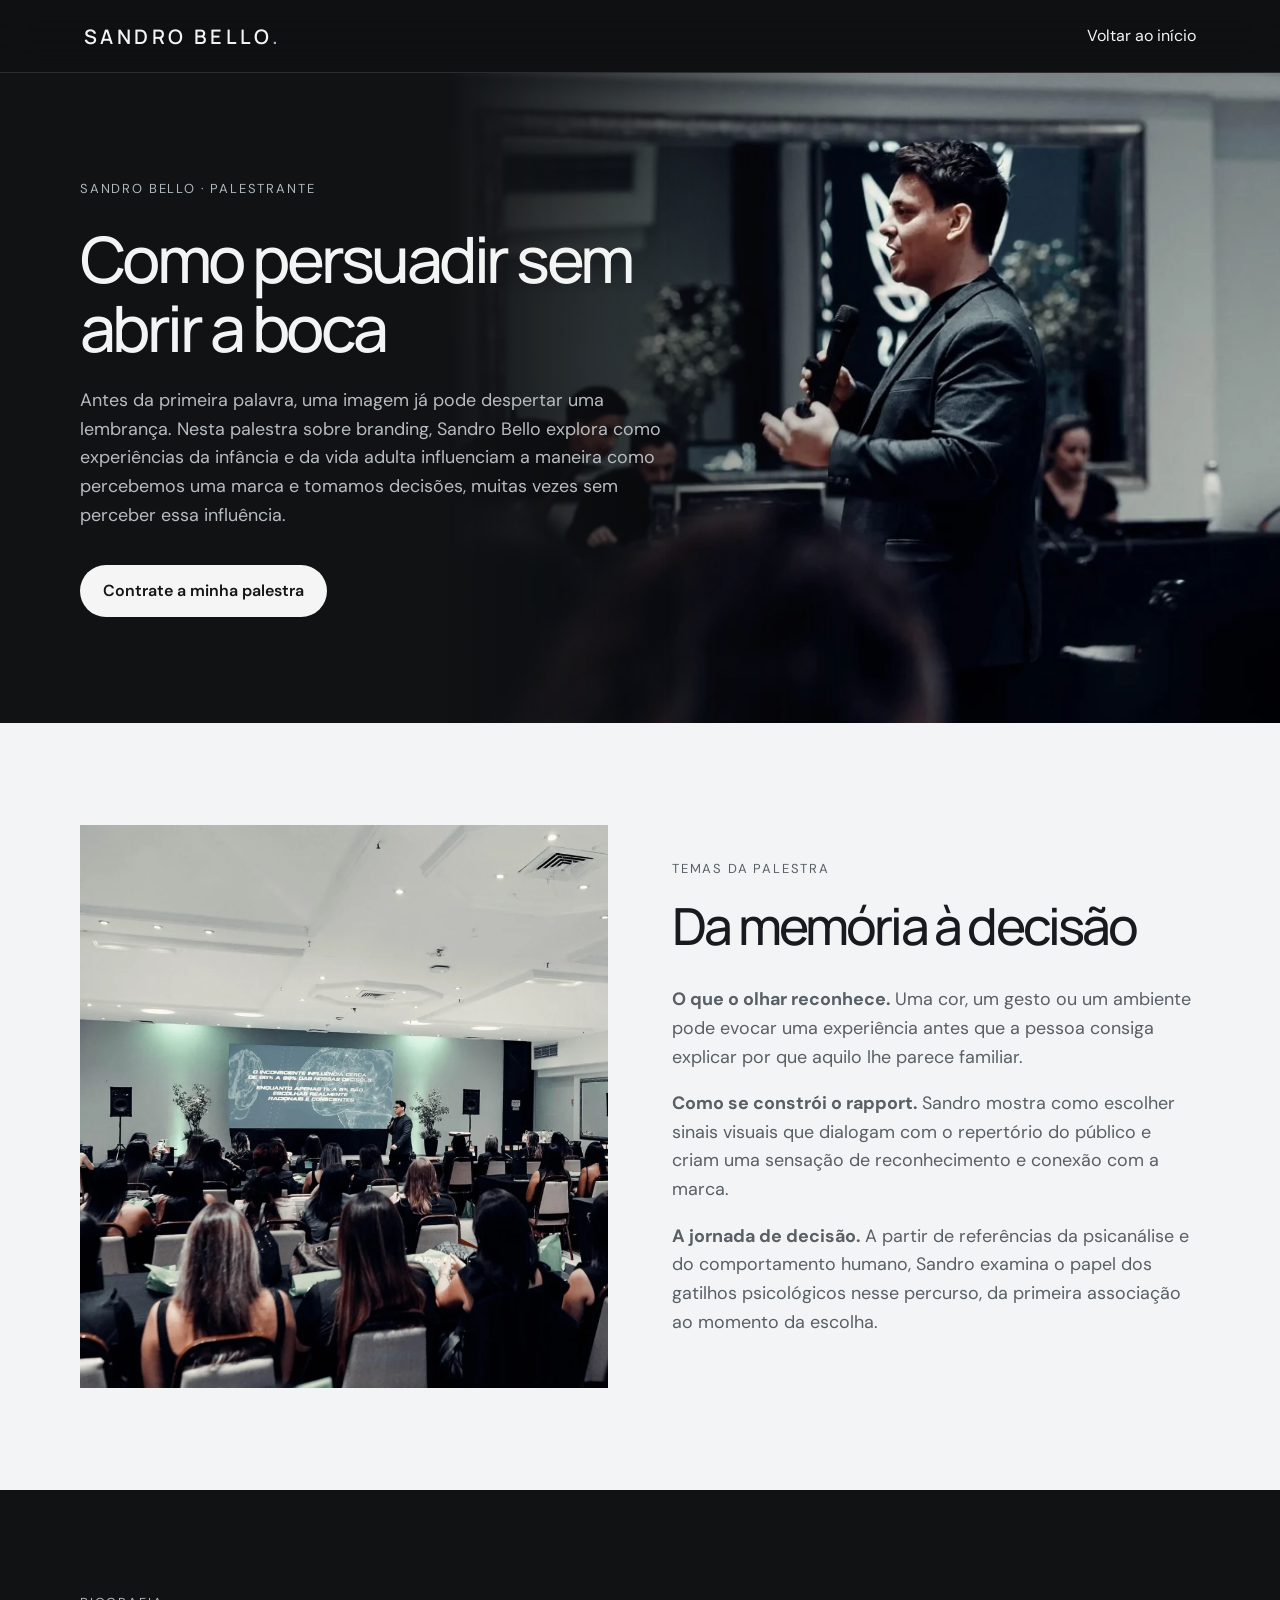
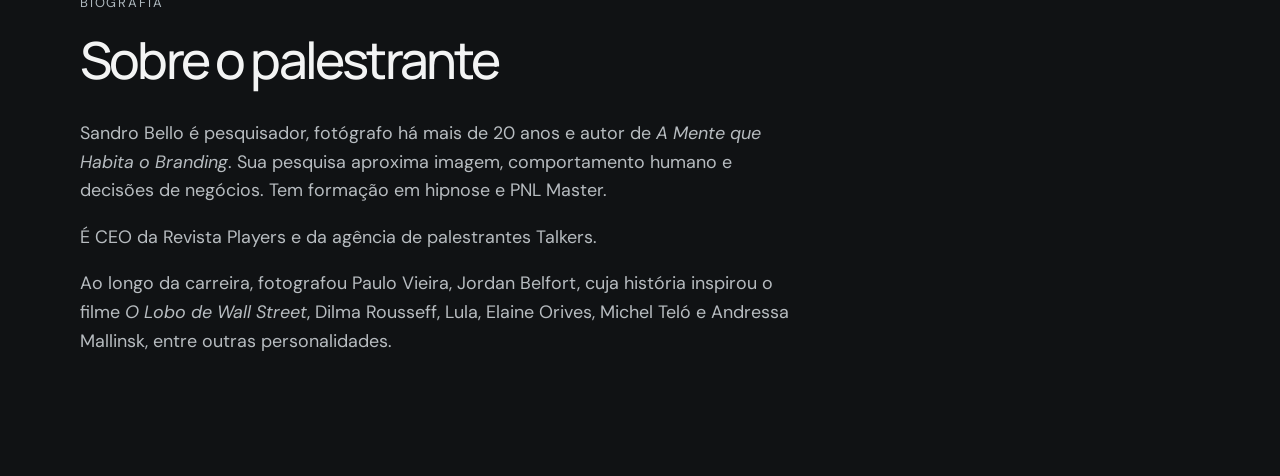
<file: palestrante.html>
<!doctype html><html lang="pt-BR"><head><meta charset="utf-8"><meta name="viewport" content="width=device-width,initial-scale=1"><meta name="theme-color" content="#080808"><title>Sandro Bello — Palestra sobre branding</title><meta name="description" content="Branding cinematográfico, fotografia e psicologia da percepção para empresários."><link rel="preconnect" href="https://fonts.googleapis.com"><link rel="stylesheet" href="https://fonts.googleapis.com/css2?family=DM+Sans:wght@400;500;600;700&amp;family=Manrope:wght@400;500;600;700&amp;display=swap"><link rel="stylesheet" href="portfolio.css"></head><body class="lecture"><header><div class="bar"><a class="logo" href="/">SANDRO BELLO<span>.</span></a><a href="/">Voltar ao início</a></div></header><main><section class="speaker"><div><span class="eyebrow">Sandro Bello · Palestrante</span><h1>Como persuadir sem abrir a boca</h1><p>Antes da primeira palavra, uma imagem já pode despertar uma lembrança. Nesta palestra sobre branding, Sandro Bello explora como experiências da infância e da vida adulta influenciam a maneira como percebemos uma marca e tomamos decisões, muitas vezes sem perceber essa influência.</p><a class="button" href="https://wa.me/5551985402367?text=Quero%20saber%20mais%20sobre%20sua%20palestra">Contrate a minha palestra</a></div><img src="changes/palco.webp" alt="Sandro Bello com o microfone durante uma palestra"></section><section class="press"><img src="changes/auditorio.webp" loading="lazy" alt="Plateia acompanha a apresentação de Sandro"><div><span class="eyebrow">Temas da palestra</span><h2 class="sectiontitle">Da memória à decisão</h2><p><strong>O que o olhar reconhece.</strong> Uma cor, um gesto ou um ambiente pode evocar uma experiência antes que a pessoa consiga explicar por que aquilo lhe parece familiar.</p><p><strong>Como se constrói o rapport.</strong> Sandro mostra como escolher sinais visuais que dialogam com o repertório do público e criam uma sensação de reconhecimento e conexão com a marca.</p><p><strong>A jornada de decisão.</strong> A partir de referências da psicanálise e do comportamento humano, Sandro examina o papel dos gatilhos psicológicos nesse percurso, da primeira associação ao momento da escolha.</p></div></section><section><span class="eyebrow">Biografia</span><h2 class="sectiontitle">Sobre o palestrante</h2><p>Sandro Bello é pesquisador, fotógrafo há mais de 20 anos e autor de <em>A Mente que Habita o Branding</em>. Sua pesquisa aproxima imagem, comportamento humano e decisões de negócios. Tem formação em hipnose e PNL Master.</p><p>É CEO da Revista Players e da agência de palestrantes Talkers.</p><p>Ao longo da carreira, fotografou Paulo Vieira, Jordan Belfort, cuja história inspirou o filme <em>O Lobo de Wall Street</em>, Dilma Rousseff, Lula, Elaine Orives, Michel Teló e Andressa Mallinsk, entre outras personalidades.</p></section></main></body></html>
</file>
<file: portfolio.css>
*{box-sizing:border-box}html{scroll-behavior:smooth;scroll-padding-top:82px}body{margin:0;background:#101214;color:#f3f4f4;font:16px/1.6 "DM Sans",sans-serif}a{color:inherit;text-decoration:none}img,video{display:block;width:100%;height:auto}header{position:sticky;top:0;z-index:5;background:rgba(14,16,18,.94);backdrop-filter:blur(18px);border-bottom:1px solid #ffffff1f}.bar{max-width:1240px;margin:auto;min-height:72px;padding:0 5%;display:flex;align-items:center;justify-content:space-between;gap:22px}.logo{font:600 20px Manrope,sans-serif;letter-spacing:.17em}.logo span{color:#9fb6c7}nav{display:flex;align-items:center;gap:clamp(16px,2vw,30px);font-size:14px}.contact,#menu{border:1px solid #60676b;border-radius:32px;padding:8px 18px}#menu{display:none;background:transparent;color:white;font:inherit}section,footer{padding:clamp(60px,8vw,120px) max(6vw,calc((100vw - 1120px)/2))}.hero,.press,#livro{display:grid;grid-template-columns:1.1fr 1fr;align-items:center;gap:clamp(24px,5vw,84px)}.hero{background:radial-gradient(ellipse at 75% 50%,#263037,#101214 66%)}.portrait{max-height:590px;object-fit:cover;object-position:50% 27%;border-radius:4px}.eyebrow,.tile span,.steps strong{display:block;color:#aeb8be;font-size:13px;letter-spacing:.14em;text-transform:uppercase}.sectiontitle,h1,h3,.number{font-family:Manrope,sans-serif;line-height:1.08;letter-spacing:-.055em;font-weight:500}.sectiontitle{font-size:clamp(34px,4vw,62px);max-width:850px;margin:18px 0 32px}h1{font-size:clamp(43px,5.4vw,80px);margin:24px 0}p{max-width:730px;color:#b7bcc0;font-size:clamp(16px,1.4vw,20px)}.button{display:inline-flex;border-radius:99px;padding:13px 23px;background:#f5f5f5;color:#141414;font-weight:600;margin-top:18px}.intro,#livro,.press{background:#f3f4f5;color:#171a1e}.intro p,#livro p,.press p,.intro .eyebrow,#livro .eyebrow,.press .eyebrow,.tile span{color:#585f65}.grid,.steps,.gallery,.films{display:grid;gap:16px}.grid,.gallery{grid-template-columns:repeat(3,minmax(0,1fr))}.grid,.steps,.gallery{margin-top:32px}.steps{grid-template-columns:repeat(4,minmax(0,1fr))}.tile,.steps article{border:1px solid #80889055;border-radius:14px;padding:24px}h3{font-size:24px}.gallery img{aspect-ratio:3/4;object-fit:cover;border-radius:5px}.album{margin-top:24px}summary{cursor:pointer;padding:12px 0}.number{color:#b7c5ce;font-size:clamp(54px,7vw,100px)}#metodo,#network{background:#171a1d}.press img{max-width:390px;justify-self:center}.films{grid-template-columns:repeat(2,minmax(0,1fr))}.films video{aspect-ratio:4/5;object-fit:contain;background:#101214;border-radius:12px}.book-view img{border-radius:8px}.cta{text-align:center}.cta p,.cta h2{margin-inline:auto}footer{display:flex;justify-content:space-between;gap:16px;color:#a5aaae;border-top:1px solid #ffffff1f;padding-block:30px}
@media(max-width:960px){#menu{display:block}nav{display:none;position:absolute;top:100%;background:#171a1d;left:0;right:0;padding:16px 6vw;box-shadow:0 16px 24px #0003}nav.open{display:grid;grid-template-columns:1fr 1fr}nav a{padding:9px}.steps{grid-template-columns:repeat(2,minmax(0,1fr))}.grid{gap:8px}.tile{padding:16px}.hero{grid-template-columns:1.1fr .9fr}}
@media(max-width:650px){.hero,.press,#livro,.grid,.steps,.films{grid-template-columns:1fr}.hero .portrait{max-height:420px}.gallery{grid-template-columns:repeat(2,minmax(0,1fr));gap:8px}.bar{min-height:62px}.press img,.book-view{max-width:400px;width:100%;margin:auto}footer{flex-direction:column}#livro .book-view{order:1}}@media(prefers-reduced-motion:reduce){html{scroll-behavior:auto}}

.hero{position:relative;isolation:isolate;overflow:hidden;display:flex;align-items:center;min-height:clamp(600px,80svh,830px);background:#0b1013}.hero-art,.hero-art:after{position:absolute;inset:0;z-index:-1}.hero-art img{width:70%;margin-left:auto;height:100%;object-fit:cover;object-position:50% 42%}.hero-art:after{content:"";z-index:auto;background:linear-gradient(90deg,#0b1013 22%,rgba(11,16,19,.94) 35%,rgba(11,16,19,.04) 78%)}.hero-copy{max-width:min(50%,660px)}.hero-copy p{color:#d0d4d7}.profile,.club,.speaker{display:grid;grid-template-columns:1fr 1.1fr;align-items:center;gap:clamp(28px,6vw,80px)}.club{background:#1b2024}.club img,.profile img{max-width:480px}.comparison{max-width:610px;margin:32px auto 0}.comparison figcaption{margin-bottom:12px;color:#c3cacf}.compare{--pos:50%;position:relative;aspect-ratio:3/4;overflow:hidden;border-radius:8px}.compare img{width:100%;height:100%;position:absolute;inset:0}.compare .old{clip-path:inset(0 calc(100% - var(--pos)) 0 0)}.divider{position:absolute;top:0;bottom:0;left:var(--pos);width:2px;background:white}.divider b{position:absolute;top:50%;left:50%;transform:translate(-50%,-50%);background:#151a1e;color:white;border:2px solid white;border-radius:50%;width:48px;height:48px;display:grid;place-items:center;font:600 23px Manrope,sans-serif}.compare input{position:absolute;inset:0;width:100%;height:100%;margin:0;opacity:0;cursor:ew-resize;touch-action:pan-y}.compare:focus-within{outline:3px solid #9fb6c7;outline-offset:4px}.legend{display:flex;justify-content:space-between;margin-top:10px;font-size:14px}.speaker h1{font-size:clamp(42px,5vw,76px)}
@media(max-width:960px) and (min-width:651px){.hero-copy{max-width:55%}.hero{min-height:620px}.hero-art img{width:78%}}
@media(max-width:650px){.profile,.club,.speaker{grid-template-columns:1fr}.hero{min-height:740px;padding-top:330px;align-items:end}.hero-copy{max-width:100%}.hero-art img{width:100%;height:65%;object-position:50% 24%}.hero-art:after{background:linear-gradient(0deg,#0b1013 39%,transparent 78%)}.comparison{margin-inline:0}.club img,.profile img{justify-self:center}}

.button:hover{background:#dedede}.button:focus-visible,nav a:focus-visible,summary:focus-visible{outline:2px solid currentColor;outline-offset:4px}.album+.comparison{margin-top:clamp(40px,6vw,80px)}
.profile{background:linear-gradient(110deg,#101214,#1b2023);gap:clamp(24px,4vw,64px)}.profile>img,.speaker>img{mask-image:radial-gradient(ellipse 74% 74% at 50% 43%,#000 40%,transparent 83%);object-fit:cover}.references{background:#f3f4f5;color:#171a1e}.portraits{display:grid;grid-template-columns:repeat(6,minmax(0,1fr));gap:24px}.portraits figure{margin:0}.portraits img{width:76px;height:76px;object-fit:cover;border-radius:50%;filter:grayscale(1)}.portraits strong,.portraits small{display:block}.portraits strong{margin-top:12px}.portraits small{line-height:1.45;color:#51585c}.films{grid-template-columns:repeat(3,minmax(0,1fr))}@media(max-width:960px){.portraits{grid-template-columns:repeat(3,minmax(0,1fr))}}@media(max-width:650px){.portraits{grid-template-columns:repeat(2,minmax(0,1fr))}.films{grid-template-columns:1fr}}
.hero{position:relative}.hero-copy h1{font-size:clamp(42px,4.5vw,72px);text-wrap:balance}.hero-copy .button{min-height:48px;padding-inline:26px}.book-note{position:absolute;bottom:30px;right:6%;display:flex;align-items:center;gap:12px;max-width:240px;padding:10px 16px 10px 10px;border-radius:16px;border:1px solid #ffffff42;background:#17191ceb;box-shadow:0 8px 24px #0003}.book-note img{width:48px;border-radius:4px}.book-note small,.book-note strong{display:block;line-height:1.4}.book-note small{color:#c4c8cb;font-size:12px}.book-note strong{font-size:14px}.book-note:hover{background:#303235}.portraits{grid-template-columns:repeat(5,minmax(0,1fr))}.lecture .speaker{position:relative;isolation:isolate;overflow:hidden;display:flex;min-height:650px;background:#101214}.lecture .speaker>div{max-width:52%}.lecture .speaker>img{position:absolute;inset:0 0 0 auto;z-index:-1;width:65%;height:100%;object-fit:cover;object-position:50% 32%;mask-image:linear-gradient(90deg,transparent,#000 52%)}.lecture .press{gap:clamp(28px,5vw,74px)}.lecture .press img{max-width:100%;aspect-ratio:4/5;object-fit:cover;border-radius:48% 48% 4px 4px}.lecture .button{min-height:48px}@media(max-width:960px){.portraits{grid-template-columns:repeat(3,minmax(0,1fr))}}@media(max-width:650px){.portraits{grid-template-columns:repeat(2,minmax(0,1fr))}.hero{display:block;padding-bottom:35px}.book-note{position:relative;right:auto;bottom:auto;margin:26px 0 0 auto}.lecture .speaker{display:block;padding-top:350px}.lecture .speaker>div{max-width:100%}.lecture .speaker>img{width:100%;height:430px;object-position:center 32%;mask-image:linear-gradient(#000 60%,transparent)}.lecture .press img{max-height:370px;aspect-ratio:5/4}}

.lecture .press img{border-radius:0;aspect-ratio:auto;height:auto;max-height:none;width:100%;object-fit:contain}.lecture .press{grid-template-columns:minmax(0,1fr) minmax(0,1fr)}@media(max-width:650px){.lecture .press{grid-template-columns:1fr}}
</file>
